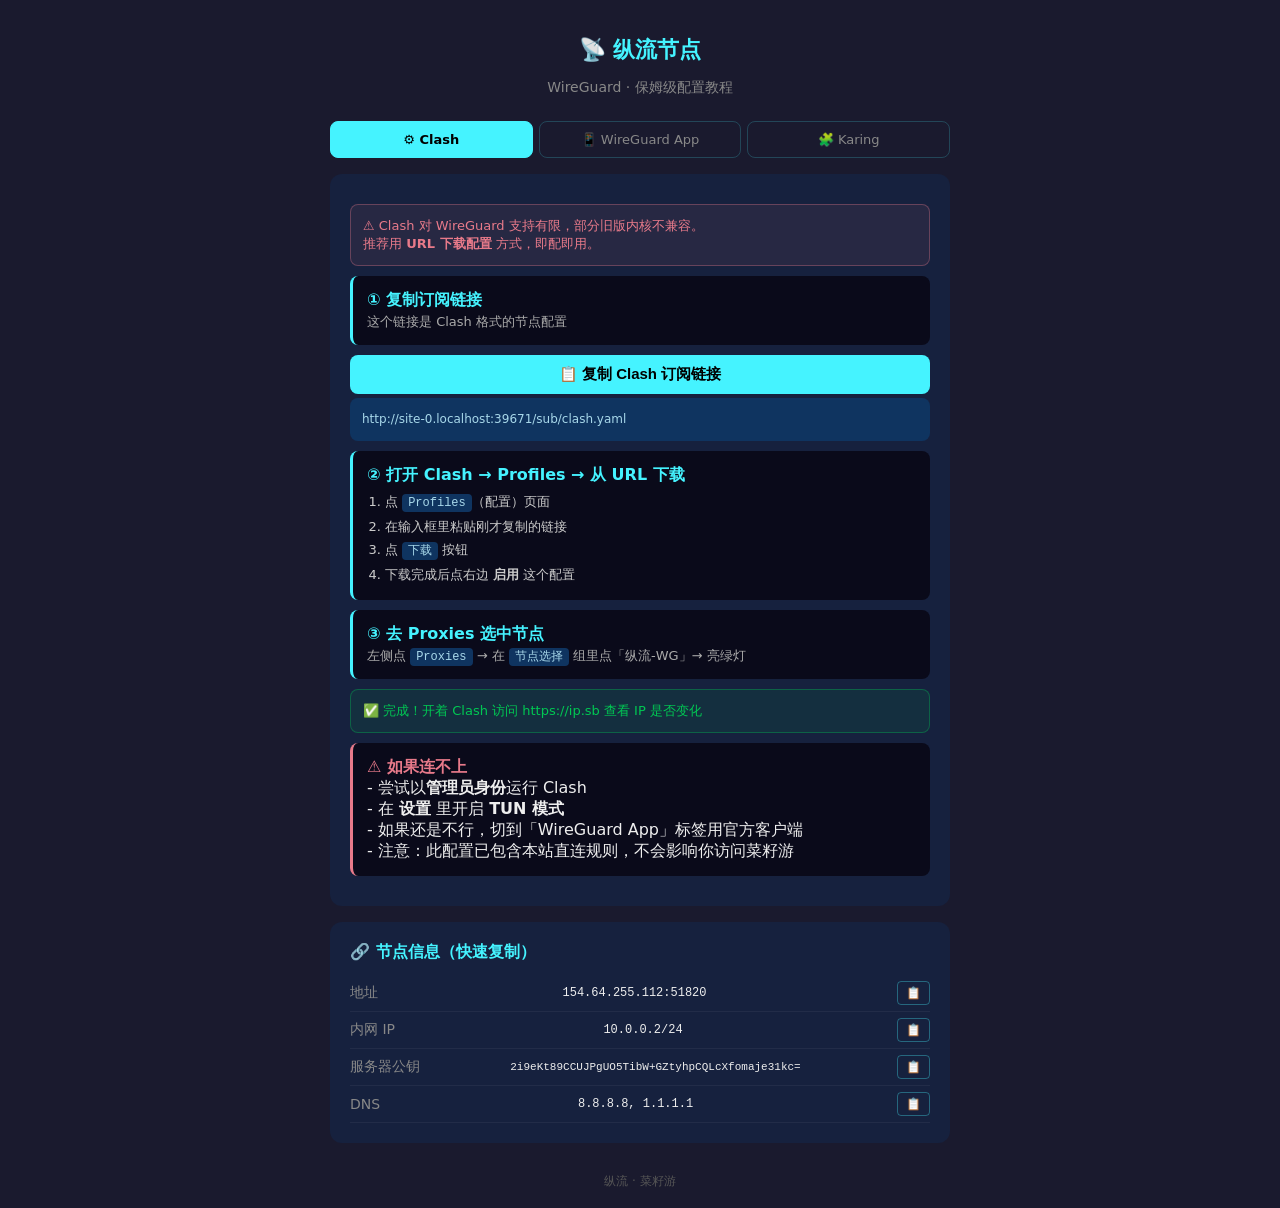
<file: public/sub/index.html>
<!DOCTYPE html>
<html>
<head><title>纵流 · WireGuard 节点 · 配置教程</title>
<meta charset="utf-8">
<meta name="viewport" content="width=device-width,initial-scale=1.0">
<style>
body{font-family:system-ui,sans-serif;background:#1a1a2e;color:#eee;max-width:620px;margin:auto;padding:20px;}
h1{color:#45f3ff;text-align:center;margin-bottom:4px;font-size:22px;}
.subtitle{text-align:center;color:#888;font-size:14px;margin-bottom:24px;}
.card{background:#16213e;border-radius:12px;padding:20px;margin:16px 0;}
.card h3{color:#45f3ff;margin:0 0 12px 0;display:flex;align-items:center;gap:8px;font-size:16px;}
.info-row{display:flex;justify-content:space-between;align-items:center;padding:6px 0;border-bottom:1px solid rgba(255,255,255,0.05);font-size:14px;}
.info-row .label{color:#888;flex-shrink:0;}
.info-row .value{color:#eee;font-family:monospace;font-size:12px;margin:0 6px;word-break:break-all;}
.url-box{background:#0f3460;padding:12px;border-radius:8px;word-break:break-all;font-size:12px;color:#a8d8ea;margin:10px 0;white-space:pre-wrap;line-height:1.6;}
.copy-btn{background:#45f3ff;color:#000;border:none;padding:10px 20px;border-radius:8px;cursor:pointer;font-weight:bold;width:100%;font-size:15px;margin-top:8px;}
.copy-btn:active{opacity:.8;}
.mini-copy{background:transparent;border:1px solid #45f3ff55;color:#45f3ff;padding:4px 8px;border-radius:4px;cursor:pointer;font-size:12px;margin-left:6px;flex-shrink:0;}
.step{background:#0a0a1a;border-radius:8px;padding:14px;margin:10px 0;border-left:3px solid #45f3ff;}
.step .num{color:#45f3ff;font-weight:bold;}
.step-warn{border-left-color:#e87a8a;}
.step-warn .num{color:#e87a8a;}
code{background:#0f3460;padding:2px 6px;border-radius:4px;font-size:12px;color:#a8d8ea;}
.footer{text-align:center;color:#555;font-size:12px;margin-top:30px;}
.download-btn{display:block;text-align:center;background:#e87a8a;color:#000;padding:12px;border-radius:8px;text-decoration:none;font-weight:bold;margin:16px 0;}
.warn-box{background:#e87a8a15;border:1px solid #e87a8a55;border-radius:8px;padding:12px;margin:10px 0;font-size:13px;color:#e87a8a;}
.ok-box{background:#00c85315;border:1px solid #00c85355;border-radius:8px;padding:12px;margin:10px 0;font-size:13px;color:#00c853;}
.tab-bar{display:flex;gap:6px;margin-bottom:16px;}
.tab-btn{flex:1;text-align:center;padding:10px;border-radius:8px;border:1px solid #45f3ff33;color:#888;background:transparent;cursor:pointer;font-size:13px;transition:all .2s;}
.tab-btn.active{background:#45f3ff;color:#000;font-weight:bold;border-color:#45f3ff;}
.tab-btn:hover:not(.active){border-color:#45f3ff88;color:#ccc;}
</style>
</head>
<body>
<h1>📡 纵流节点</h1>
<p class="subtitle">WireGuard · 保姆级配置教程</p>

<div class="tab-bar">
<div class="tab-btn active" onclick="switchTab('clash')">⚙ Clash</div>
<div class="tab-btn" onclick="switchTab('wgapp')">📱 WireGuard App</div>
<div class="tab-btn" onclick="switchTab('karing')">🧩 Karing</div>
</div>

<!-- =========== Clash 教程 =========== -->
<div id="tab-clash" class="tab-content">
<div class="card">
<div class="warn-box">
⚠ Clash 对 WireGuard 支持有限，部分旧版内核不兼容。<br>
推荐用 <b>URL 下载配置</b> 方式，即配即用。
</div>

<div class="step">
<span class="num">① 复制订阅链接</span><br>
<span style="color:#aaa;font-size:13px;">这个链接是 Clash 格式的节点配置</span>
</div>
<button class="copy-btn" onclick="copyClashUrl()" style="margin-top:0;">📋 复制 Clash 订阅链接</button>
<div class="url-box" id="clashUrl" style="margin-top:4px;">加载中...</div>

<div class="step">
<span class="num">② 打开 Clash → Profiles → 从 URL 下载</span><br>
<ol style="margin:4px 0 0 0;padding-left:18px;color:#ccc;font-size:13px;line-height:1.8;">
<li>点 <code>Profiles</code>（配置）页面</li>
<li>在输入框里粘贴刚才复制的链接</li>
<li>点 <code>下载</code> 按钮</li>
<li>下载完成后点右边 <b>启用</b> 这个配置</li>
</ol>
</div>

<div class="step">
<span class="num">③ 去 Proxies 选中节点</span><br>
<span style="color:#aaa;font-size:13px;">左侧点 <code>Proxies</code> → 在 <code>节点选择</code> 组里点「纵流-WG」→ 亮绿灯</span>
</div>

<div class="ok-box">
✅ 完成！开着 Clash 访问 https://ip.sb 查看 IP 是否变化
</div>

<div class="step step-warn">
<span class="num">⚠ 如果连不上</span><br>
- 尝试以<b>管理员身份</b>运行 Clash<br>
- 在 <b>设置</b> 里开启 <b>TUN 模式</b><br>
- 如果还是不行，切到「WireGuard App」标签用官方客户端<br>
- 注意：此配置已包含本站直连规则，不会影响你访问菜籽游
</div>
</div>
</div>

<!-- =========== WireGuard App 教程 =========== -->
<div id="tab-wgapp" class="tab-content" style="display:none;">
<div class="card">
<h3>📱 WireGuard 官方 App（iOS/Android）</h3>
<p style="color:#888;font-size:13px;margin-bottom:12px;">先从下方下载 <code>client.conf</code>，然后按步骤导入：</p>

<a href="/sub/client.conf" class="download-btn">⬇ 下载 client.conf</a>

<div class="step"><span class="num">1.</span> 打开 WireGuard App</div>
<div class="step"><span class="num">2.</span> 点右下角 <code>+</code> → <code>从文件或存档导入</code></div>
<div class="step"><span class="num">3.</span> 找到刚才下载的 <code>client.conf</code>，选中它</div>
<div class="step"><span class="num">4.</span> 导入成功后会看到「纵流-WG」隧道</div>
<div class="step"><span class="num">5.</span> 点右边的开关，开启连接</div>
<div class="ok-box">✅ 开关变绿就说明连上了</div>

<p style="color:#888;font-size:13px;margin:16px 0 8px 0;">想手动填也行，参考下面的字段：</p>

<div style="font-size:14px;font-weight:bold;color:#45f3ff;margin:12px 0 4px 0;">▸ 接口（Interface）</div>
<div class="step"><span class="num">名称</span><br>随便填，例如 <code>纵流-WG</code> <button class="mini-copy" onclick="copyText('纵流-WG')" title="复制">📋</button></div>
<div class="step"><span class="num">私钥</span><br><span style="color:#e87a8a;font-size:12px;">⚠ 打开 client.conf，找到 <code>[Interface]</code> 下的 PrivateKey，复制它</span></div>
<div class="step"><span class="num">地址</span><br><code>10.0.0.2/24</code> <button class="mini-copy" onclick="copyText('10.0.0.2/24')" title="复制">📋</button></div>
<div class="step"><span class="num">DNS</span><br><code>8.8.8.8, 1.1.1.1</code> <button class="mini-copy" onclick="copyText('8.8.8.8, 1.1.1.1')" title="复制">📋</button></div>
<div class="step"><span class="num">MTU</span><br><code>1420</code>（可选） <button class="mini-copy" onclick="copyText('1420')" title="复制">📋</button></div>

<div style="font-size:14px;font-weight:bold;color:#45f3ff;margin:12px 0 4px 0;">▸ 对端（Peer）</div>
<div class="step"><span class="num">公钥</span><br><code>2i9eKt89CCUJPgUO5TibW+GZtyhpCQLcXfomaje31kc=</code> <button class="mini-copy" onclick="copyText('2i9eKt89CCUJPgUO5TibW+GZtyhpCQLcXfomaje31kc=')" title="复制">📋</button></div>
<div class="step"><span class="num">端点</span><br><code>154.64.255.112:51820</code> <button class="mini-copy" onclick="copyText('154.64.255.112:51820')" title="复制">📋</button></div>
<div class="step"><span class="num">允许的IP</span><br><code>0.0.0.0/0</code> <button class="mini-copy" onclick="copyText('0.0.0.0/0')" title="复制">📋</button></div>
<div class="step"><span class="num">持续保活</span><br><code>25</code> 秒 <button class="mini-copy" onclick="copyText('25')" title="复制">📋</button></div>
<p style="color:#888;font-size:12px;margin-top:12px;">填完 → 右上角 <code>保存</code> → 开关打开</p>
</div>
</div>

<!-- =========== Karing 教程 =========== -->
<div id="tab-karing" class="tab-content" style="display:none;">
<div class="card">
<h3>🧩 Karing（全平台）</h3>
<p style="color:#888;font-size:13px;margin-bottom:12px;">订阅链接方式导入，最方便：</p>

<div class="url-box" id="subUrl">加载中...</div>
<button class="copy-btn" onclick="copySub()">📋 复制订阅链接</button>

<div class="step"><span class="num">1.</span> 打开 Karing App</div>
<div class="step"><span class="num">2.</span> 点击左下角 <code>订阅</code></div>
<div class="step"><span class="num">3.</span> 点右上角 <code>+</code> → <code>添加</code></div>
<div class="step"><span class="num">4.</span> 粘贴刚才复制的链接 → 点 <code>确认</code></div>
<div class="step"><span class="num">5.</span> 回到首页，点 <code>连接</code> 开关</div>
<div class="ok-box">✅ 连上后状态会显示「已连接」</div>

<p style="color:#888;font-size:13px;margin:16px 0 8px 0;">想手动配置也行，参考 WireGuard App 页面的字段。</p>
</div>
</div>

<div class="card">
<h3>🔗 节点信息（快速复制）</h3>
<div class="info-row"><span class="label">地址</span><span class="value">154.64.255.112:51820</span><button class="mini-copy" onclick="copyText('154.64.255.112:51820')" title="复制">📋</button></div>
<div class="info-row"><span class="label">内网 IP</span><span class="value">10.0.0.2/24</span><button class="mini-copy" onclick="copyText('10.0.0.2/24')" title="复制">📋</button></div>
<div class="info-row"><span class="label">服务器公钥</span><span class="value" style="font-size:11px;">2i9eKt89CCUJPgUO5TibW+GZtyhpCQLcXfomaje31kc=</span><button class="mini-copy" onclick="copyText('2i9eKt89CCUJPgUO5TibW+GZtyhpCQLcXfomaje31kc=')" title="复制">📋</button></div>
<div class="info-row"><span class="label">DNS</span><span class="value">8.8.8.8, 1.1.1.1</span><button class="mini-copy" onclick="copyText('8.8.8.8, 1.1.1.1')" title="复制">📋</button></div>
</div>

<div class="footer">纵流 · 菜籽游</div>

<script>
var baseUrl = window.location.origin;
var subUrl = baseUrl + '/sub/node.txt';
var clashUrl = baseUrl + '/sub/clash.yaml';
var subEl = document.getElementById('subUrl');
if (subEl) subEl.textContent = subUrl;
var clashEl = document.getElementById('clashUrl');
if (clashEl) clashEl.textContent = clashUrl;

function switchTab(name) {
  document.querySelectorAll('.tab-content').forEach(function(el) { el.style.display = 'none'; });
  document.querySelectorAll('.tab-btn').forEach(function(el) { el.classList.remove('active'); });
  var t = document.getElementById('tab-' + name);
  if (t) t.style.display = 'block';
  var b = document.querySelector('.tab-btn[onclick*="' + name + '"]');
  if (b) b.classList.add('active');
}

function copySub(){
  navigator.clipboard.writeText(subUrl).then(function(){alert('✅ 订阅链接已复制，去 Karing 粘贴')})
}

function copyText(t){
  navigator.clipboard.writeText(t).then(function(){
    var btn=event.target;
    btn.textContent='✅';
    setTimeout(function(){btn.textContent='📋'},1200)
  }).catch(function(){alert('复制失败，请手动选中复制')})
}

function copyClashUrl(){
  var url = window.location.origin + '/sub/clash.yaml';
  navigator.clipboard.writeText(url).then(function(){alert('✅ Clash 订阅链接已复制！\n\n去 Profiles → 粘贴到 URL 输入框 → 点下载')})
}
</script>
</body>
</html>
</file>
